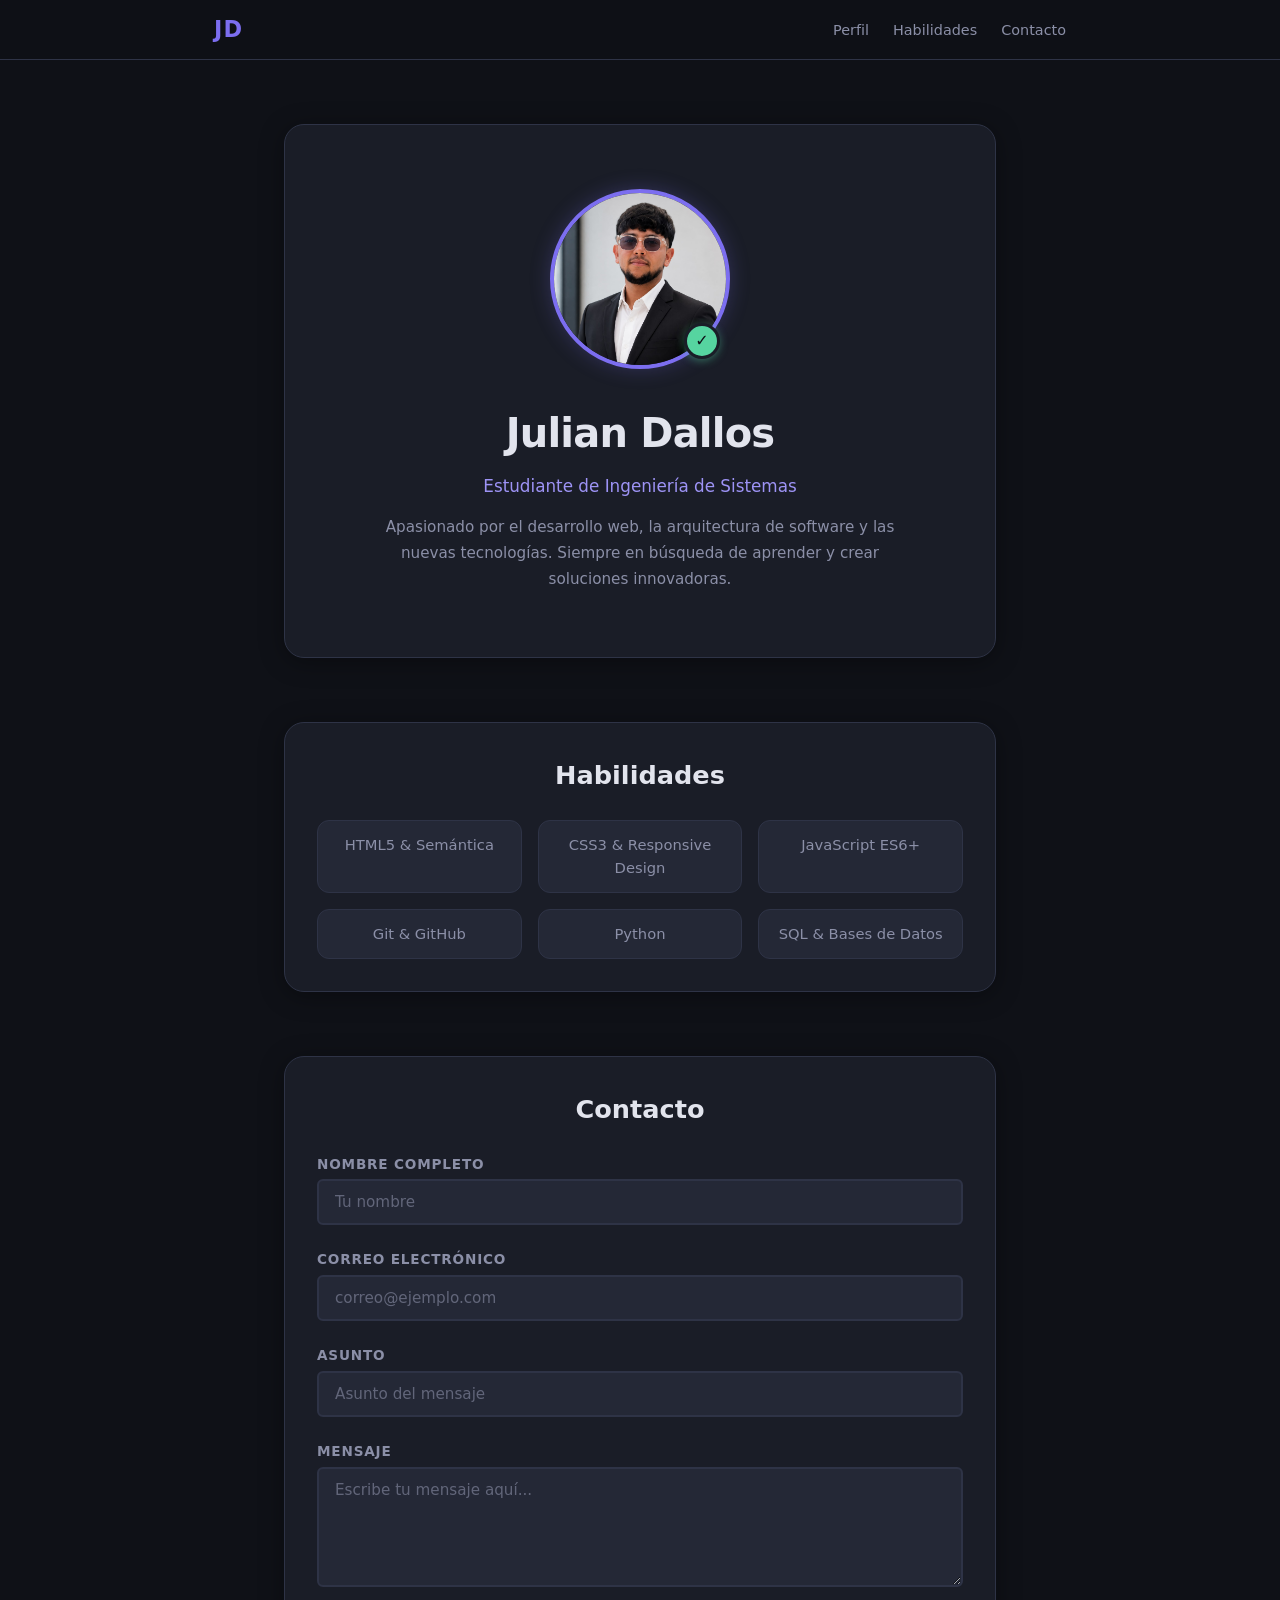
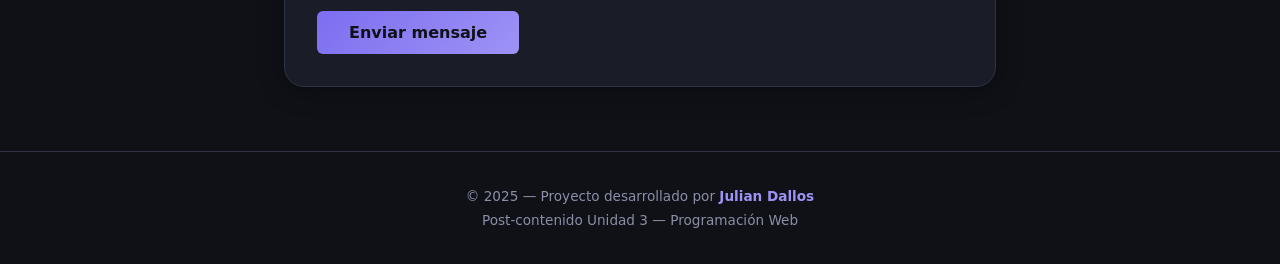
<file: parte-1-perfil-css3/index.html>
<!DOCTYPE html>
<html lang="es">
<head>
  <meta charset="UTF-8">
  <meta name="viewport" content="width=device-width, initial-scale=1.0">
  <meta name="description" content="Página de perfil personal con CSS3 — Laboratorio Post-contenido U3">
  <title>Perfil Personal — Julian Dallos</title>
  <link rel="stylesheet" href="css/estilos.css">
</head>
<body>

  <!-- ===== HEADER FIJO ===== -->
  <header class="site-header" id="site-header">
    <nav class="site-header__nav">
      <a href="#perfil" class="site-header__logo">JD</a>
      <ul class="site-header__menu">
        <li><a href="#perfil">Perfil</a></li>
        <li><a href="#habilidades">Habilidades</a></li>
        <li><a href="#contacto">Contacto</a></li>
      </ul>
    </nav>
  </header>

  <!-- ===== CONTENIDO PRINCIPAL ===== -->
  <main class="main-content" id="main-content">

    <!-- —— Sección Perfil —— -->
    <section class="profile-card" id="perfil" aria-labelledby="profile-name">

      <!-- Avatar con badge -->
      <div class="avatar-wrapper">
        <img src="img/perfil.jpg" alt="Foto de perfil de Julian Dallos" class="avatar-wrapper__img" width="180" height="180">
        <span class="badge" aria-label="Disponible">✓</span>
      </div>

      <h1 class="profile-card__name" id="profile-name">Julian Dallos</h1>
      <p class="profile-card__role">Estudiante de Ingeniería de Sistemas</p>
      <p class="profile-card__bio">
        Apasionado por el desarrollo web, la arquitectura de software y las nuevas tecnologías.
        Siempre en búsqueda de aprender y crear soluciones innovadoras.
      </p>
    </section>

    <!-- —— Sección Habilidades —— -->
    <section class="skills" id="habilidades" aria-labelledby="skills-title">
      <h2 class="skills__title" id="skills-title">Habilidades</h2>
      <ul class="skills__list">
        <li class="skills__item">HTML5 &amp; Semántica</li>
        <li class="skills__item">CSS3 &amp; Responsive Design</li>
        <li class="skills__item">JavaScript ES6+</li>
        <li class="skills__item">Git &amp; GitHub</li>
        <li class="skills__item">Python</li>
        <li class="skills__item">SQL &amp; Bases de Datos</li>
      </ul>
    </section>

    <!-- —— Sección Formulario de Contacto —— -->
    <section class="contact" id="contacto" aria-labelledby="contact-title">
      <h2 class="contact__title" id="contact-title">Contacto</h2>

      <form class="contact-form" id="contact-form" action="#" method="post" novalidate>

        <div class="contact-form__group">
          <label for="name" class="contact-form__label">Nombre completo</label>
          <input
            type="text"
            id="name"
            name="name"
            class="contact-form__input"
            placeholder="Tu nombre"
            required
            minlength="3"
            autocomplete="name"
          >
        </div>

        <div class="contact-form__group">
          <label for="email" class="contact-form__label">Correo electrónico</label>
          <input
            type="email"
            id="email"
            name="email"
            class="contact-form__input"
            placeholder="correo@ejemplo.com"
            required
            autocomplete="email"
          >
        </div>

        <div class="contact-form__group">
          <label for="subject" class="contact-form__label">Asunto</label>
          <input
            type="text"
            id="subject"
            name="subject"
            class="contact-form__input"
            placeholder="Asunto del mensaje"
            required
            minlength="3"
          >
        </div>

        <div class="contact-form__group">
          <label for="message" class="contact-form__label">Mensaje</label>
          <textarea
            id="message"
            name="message"
            class="contact-form__input contact-form__textarea"
            placeholder="Escribe tu mensaje aquí..."
            required
            minlength="10"
            rows="5"
          ></textarea>
        </div>

        <button type="submit" class="contact-form__submit" id="submit-btn">Enviar mensaje</button>
      </form>
    </section>

  </main>

  <!-- ===== FOOTER ===== -->
  <footer class="site-footer" id="site-footer">
    <p>&copy; 2025 — Proyecto desarrollado por <strong>Julian Dallos</strong></p>
    <p>Post-contenido Unidad 3 — Programación Web</p>
  </footer>

</body>
</html>
</file>
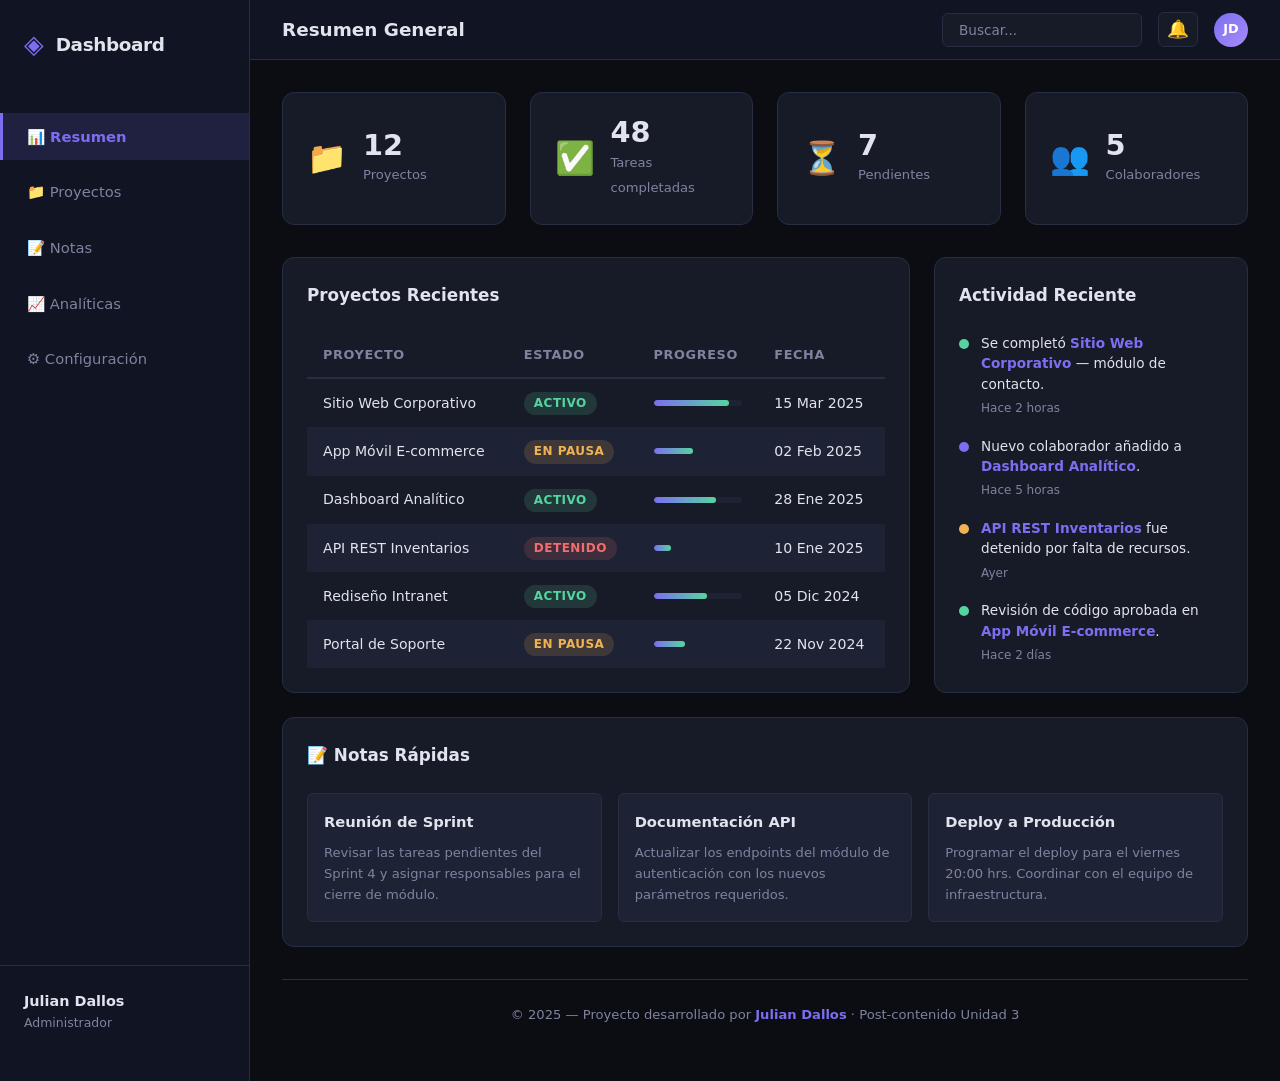
<file: parte-2-dashboard-grid/index.html>
<!DOCTYPE html>
<html lang="es">
<head>
  <meta charset="UTF-8">
  <meta name="viewport" content="width=device-width, initial-scale=1.0">
  <meta name="description" content="Dashboard responsivo con CSS Grid y Flexbox — Laboratorio Post-contenido U3">
  <title>Dashboard — Julian Dallos</title>
  <link rel="stylesheet" href="css/dashboard.css">
</head>
<body>

  <!-- ===== LAYOUT PRINCIPAL DEL DASHBOARD ===== -->
  <div class="app-layout" id="app-layout">

    <!-- —— Sidebar —— -->
    <aside class="sidebar" id="sidebar">
      <div class="sidebar__brand">
        <span class="sidebar__logo">◈</span>
        <span class="sidebar__brand-name">Dashboard</span>
      </div>

      <nav class="sidebar__nav" aria-label="Navegación principal">
        <ul class="sidebar__menu">
          <li><a href="#" class="sidebar__link sidebar__link--active" aria-current="page">📊 Resumen</a></li>
          <li><a href="#" class="sidebar__link">📁 Proyectos</a></li>
          <li><a href="#" class="sidebar__link">📝 Notas</a></li>
          <li><a href="#" class="sidebar__link">📈 Analíticas</a></li>
          <li><a href="#" class="sidebar__link">⚙️ Configuración</a></li>
        </ul>
      </nav>

      <div class="sidebar__footer">
        <p class="sidebar__user">Julian Dallos</p>
        <p class="sidebar__role">Administrador</p>
      </div>
    </aside>

    <!-- —— Topbar —— -->
    <header class="topbar" id="topbar">
      <h1 class="topbar__title">Resumen General</h1>
      <div class="topbar__actions">
        <input type="search" class="topbar__search" placeholder="Buscar..." aria-label="Buscar" id="search-input">
        <button class="topbar__btn" id="notifications-btn" aria-label="Notificaciones">🔔</button>
        <div class="topbar__avatar" aria-label="Perfil de usuario">JD</div>
      </div>
    </header>

    <!-- —— Main —— -->
    <main class="main" id="main-content">

      <!-- Stats Row -->
      <section class="stats-row" id="stats-row" aria-label="Estadísticas rápidas">
        <article class="stat-card" id="stat-projects">
          <span class="stat-card__icon">📁</span>
          <div class="stat-card__info">
            <span class="stat-card__value">12</span>
            <span class="stat-card__label">Proyectos</span>
          </div>
        </article>

        <article class="stat-card" id="stat-tasks">
          <span class="stat-card__icon">✅</span>
          <div class="stat-card__info">
            <span class="stat-card__value">48</span>
            <span class="stat-card__label">Tareas completadas</span>
          </div>
        </article>

        <article class="stat-card" id="stat-pending">
          <span class="stat-card__icon">⏳</span>
          <div class="stat-card__info">
            <span class="stat-card__value">7</span>
            <span class="stat-card__label">Pendientes</span>
          </div>
        </article>

        <article class="stat-card" id="stat-team">
          <span class="stat-card__icon">👥</span>
          <div class="stat-card__info">
            <span class="stat-card__value">5</span>
            <span class="stat-card__label">Colaboradores</span>
          </div>
        </article>
      </section>

      <!-- Content Row -->
      <section class="content-row" id="content-row">

        <!-- Tabla de Proyectos -->
        <div class="card card--projects" id="card-projects">
          <h2 class="card__title">Proyectos Recientes</h2>
          <div class="card__table-wrapper">
            <table class="projects-table" id="projects-table">
              <thead>
                <tr>
                  <th>Proyecto</th>
                  <th>Estado</th>
                  <th>Progreso</th>
                  <th>Fecha</th>
                </tr>
              </thead>
              <tbody>
                <tr>
                  <td>Sitio Web Corporativo</td>
                  <td><span class="badge badge--success">Activo</span></td>
                  <td>
                    <div class="progress-bar"><div class="progress-bar__fill" style="width: 85%"></div></div>
                  </td>
                  <td>15 Mar 2025</td>
                </tr>
                <tr>
                  <td>App Móvil E-commerce</td>
                  <td><span class="badge badge--warning">En pausa</span></td>
                  <td>
                    <div class="progress-bar"><div class="progress-bar__fill" style="width: 45%"></div></div>
                  </td>
                  <td>02 Feb 2025</td>
                </tr>
                <tr>
                  <td>Dashboard Analítico</td>
                  <td><span class="badge badge--success">Activo</span></td>
                  <td>
                    <div class="progress-bar"><div class="progress-bar__fill" style="width: 70%"></div></div>
                  </td>
                  <td>28 Ene 2025</td>
                </tr>
                <tr>
                  <td>API REST Inventarios</td>
                  <td><span class="badge badge--danger">Detenido</span></td>
                  <td>
                    <div class="progress-bar"><div class="progress-bar__fill" style="width: 20%"></div></div>
                  </td>
                  <td>10 Ene 2025</td>
                </tr>
                <tr>
                  <td>Rediseño Intranet</td>
                  <td><span class="badge badge--success">Activo</span></td>
                  <td>
                    <div class="progress-bar"><div class="progress-bar__fill" style="width: 60%"></div></div>
                  </td>
                  <td>05 Dic 2024</td>
                </tr>
                <tr>
                  <td>Portal de Soporte</td>
                  <td><span class="badge badge--warning">En pausa</span></td>
                  <td>
                    <div class="progress-bar"><div class="progress-bar__fill" style="width: 35%"></div></div>
                  </td>
                  <td>22 Nov 2024</td>
                </tr>
              </tbody>
            </table>
          </div>
        </div>

        <!-- Panel Lateral -->
        <div class="card card--activity" id="card-activity">
          <h2 class="card__title">Actividad Reciente</h2>
          <ul class="activity-list">
            <li class="activity-list__item">
              <span class="activity-list__dot activity-list__dot--green"></span>
              <div>
                <p class="activity-list__text">Se completó <strong>Sitio Web Corporativo</strong> — módulo de contacto.</p>
                <time class="activity-list__time">Hace 2 horas</time>
              </div>
            </li>
            <li class="activity-list__item">
              <span class="activity-list__dot activity-list__dot--blue"></span>
              <div>
                <p class="activity-list__text">Nuevo colaborador añadido a <strong>Dashboard Analítico</strong>.</p>
                <time class="activity-list__time">Hace 5 horas</time>
              </div>
            </li>
            <li class="activity-list__item">
              <span class="activity-list__dot activity-list__dot--orange"></span>
              <div>
                <p class="activity-list__text"><strong>API REST Inventarios</strong> fue detenido por falta de recursos.</p>
                <time class="activity-list__time">Ayer</time>
              </div>
            </li>
            <li class="activity-list__item">
              <span class="activity-list__dot activity-list__dot--green"></span>
              <div>
                <p class="activity-list__text">Revisión de código aprobada en <strong>App Móvil E-commerce</strong>.</p>
                <time class="activity-list__time">Hace 2 días</time>
              </div>
            </li>
          </ul>
        </div>

        <!-- Notas (colocación explícita grid-column: 1 / -1) -->
        <div class="card card--notes" id="card-notes">
          <h2 class="card__title">📝 Notas Rápidas</h2>
          <div class="notes-grid">
            <div class="note" id="note-1">
              <h3 class="note__title">Reunión de Sprint</h3>
              <p class="note__text">Revisar las tareas pendientes del Sprint 4 y asignar responsables para el cierre de módulo.</p>
            </div>
            <div class="note" id="note-2">
              <h3 class="note__title">Documentación API</h3>
              <p class="note__text">Actualizar los endpoints del módulo de autenticación con los nuevos parámetros requeridos.</p>
            </div>
            <div class="note" id="note-3">
              <h3 class="note__title">Deploy a Producción</h3>
              <p class="note__text">Programar el deploy para el viernes 20:00 hrs. Coordinar con el equipo de infraestructura.</p>
            </div>
          </div>
        </div>

      </section>

      <!-- Footer -->
      <footer class="dashboard-footer" id="dashboard-footer">
        <p>&copy; 2025 — Proyecto desarrollado por <strong>Julian Dallos</strong> · Post-contenido Unidad 3</p>
      </footer>

    </main>

  </div>

</body>
</html>
</file>
<file: parte-1-perfil-css3/css/estilos.css>
/* ==========================================================
   estilos.css — Parte 1: Página de Perfil Personal con CSS3
   Autores: Julian Dallos
   ========================================================== */

/* ——————————————————————————————————————————————————
   0. RESET & BOX-SIZING
   —————————————————————————————————————————————————— */
*,
*::before,
*::after {
  margin: 0;
  padding: 0;
  box-sizing: border-box;
}

/* ——————————————————————————————————————————————————
   1. CUSTOM PROPERTIES — Escala de espaciado y tokens
   —————————————————————————————————————————————————— */
:root {
  /* Escala de espaciado (basada en factor ×1.5) */
  --space-3xs: 0.25rem;   /*  4px */
  --space-2xs: 0.375rem;  /*  6px */
  --space-xs:  0.5rem;     /*  8px */
  --space-sm:  0.75rem;    /* 12px */
  --space-md:  1rem;       /* 16px */
  --space-lg:  1.5rem;     /* 24px */
  --space-xl:  2rem;       /* 32px */
  --space-2xl: 3rem;       /* 48px */
  --space-3xl: 4rem;       /* 64px */

  /* Paleta de colores */
  --clr-bg:          #0f1117;
  --clr-surface:     #1a1d27;
  --clr-surface-alt: #242836;
  --clr-border:      #2e3346;
  --clr-text:        #e2e4ed;
  --clr-text-muted:  #8b8fa7;
  --clr-primary:     #7c6ef0;
  --clr-primary-light:#9d93f5;
  --clr-accent:      #56d4a0;
  --clr-danger:      #f06e6e;
  --clr-danger-soft:  rgba(240, 110, 110, 0.15);
  --clr-focus-ring:   rgba(124, 110, 240, 0.45);

  /* Tipografía */
  --ff-sans: 'Segoe UI', system-ui, -apple-system, sans-serif;
  --ff-mono: 'Cascadia Code', 'Fira Code', monospace;

  /* Radios */
  --radius-sm:  6px;
  --radius-md:  12px;
  --radius-lg:  20px;
  --radius-full: 50%;

  /* Sombra */
  --shadow-card: 0 4px 24px rgba(0, 0, 0, 0.35);
  --shadow-glow: 0 0 20px rgba(124, 110, 240, 0.25);

  /* Transición */
  --transition: 0.3s ease;

  /* Header height */
  --header-h: 60px;
}

/* ——————————————————————————————————————————————————
   2. BASE
   —————————————————————————————————————————————————— */
html {
  scroll-behavior: smooth;
  scroll-padding-top: calc(var(--header-h) + var(--space-lg));
}

body {
  font-family: var(--ff-sans);
  background-color: var(--clr-bg);
  color: var(--clr-text);
  line-height: 1.6;
  min-height: 100vh;
}

img {
  max-width: 100%;
  height: auto;
  display: block;
}

a {
  color: var(--clr-primary-light);
  text-decoration: none;
  transition: color var(--transition);
}

a:hover {
  color: var(--clr-accent);
}

/* ——————————————————————————————————————————————————
   3. HEADER FIJO — position: fixed
   —————————————————————————————————————————————————— */
.site-header {
  position: fixed;
  top: 0;
  left: 0;
  width: 100%;
  height: var(--header-h);
  background: rgba(15, 17, 23, 0.85);
  backdrop-filter: blur(12px);
  -webkit-backdrop-filter: blur(12px);
  border-bottom: 1px solid var(--clr-border);
  z-index: 1000;
  display: flex;
  align-items: center;
}

.site-header__nav {
  width: 100%;
  max-width: 900px;
  margin: 0 auto;
  padding: 0 var(--space-lg);
  display: flex;
  justify-content: space-between;
  align-items: center;
}

.site-header__logo {
  font-size: 1.4rem;
  font-weight: 700;
  color: var(--clr-primary);
  letter-spacing: 0.05em;
}

.site-header__logo:hover {
  color: var(--clr-accent);
}

.site-header__menu {
  list-style: none;
  display: flex;
  gap: var(--space-lg);
}

.site-header__menu a {
  color: var(--clr-text-muted);
  font-size: 0.9rem;
  font-weight: 500;
  transition: color var(--transition);
}

.site-header__menu a:hover {
  color: var(--clr-text);
}

/* ——————————————————————————————————————————————————
   4. CONTENIDO PRINCIPAL
   —————————————————————————————————————————————————— */
.main-content {
  max-width: 760px;
  margin: 0 auto;
  padding: calc(var(--header-h) + var(--space-3xl)) var(--space-lg) var(--space-3xl);
  display: flex;
  flex-direction: column;
  gap: var(--space-3xl);
}

/* ——————————————————————————————————————————————————
   5. TARJETA DE PERFIL
   —————————————————————————————————————————————————— */
.profile-card {
  text-align: center;
  background: var(--clr-surface);
  border: 1px solid var(--clr-border);
  border-radius: var(--radius-lg);
  padding: var(--space-3xl) var(--space-xl);
  box-shadow: var(--shadow-card);
}

/*
 * JUSTIFICACIÓN — position: relative en .avatar-wrapper
 * ---------------------------------------------------------------------------
 * Se usa "position: relative" en .avatar-wrapper para establecer un contexto
 * de posicionamiento (containing block) para el badge (.badge) que se posiciona
 * con "position: absolute". De este modo el badge se ubica en la esquina
 * inferior-derecha del avatar de forma precisa, sin depender del flujo normal
 * del documento ni de coordenadas relativas al viewport. Esto mantiene la
 * relación espacial entre avatar y badge intacta ante cualquier cambio de
 * layout o tamaño de pantalla.
 * ---------------------------------------------------------------------------
 */
.avatar-wrapper {
  position: relative;
  display: inline-block;
  margin-bottom: var(--space-lg);
}

.avatar-wrapper__img {
  width: 180px;
  height: 180px;
  border-radius: var(--radius-full);
  object-fit: cover;
  border: 4px solid var(--clr-primary);
  box-shadow: var(--shadow-glow);
  transition: transform var(--transition), box-shadow var(--transition);
}

.avatar-wrapper__img:hover {
  transform: scale(1.05);
  box-shadow: 0 0 30px rgba(124, 110, 240, 0.45);
}

.badge {
  position: absolute;
  bottom: 10px;
  right: 10px;
  width: 36px;
  height: 36px;
  background: var(--clr-accent);
  color: var(--clr-bg);
  font-size: 1rem;
  font-weight: 700;
  border-radius: var(--radius-full);
  border: 3px solid var(--clr-surface);
  display: flex;
  align-items: center;
  justify-content: center;
  box-shadow: 0 2px 8px rgba(86, 212, 160, 0.4);
}

/*
 * JUSTIFICACIÓN — clamp() para tipografía fluida
 * ---------------------------------------------------------------------------
 * Se usa clamp(1.6rem, 4vw, 2.5rem) para que el nombre del perfil escale de
 * forma continua y fluida entre un mínimo de 1.6rem y un máximo de 2.5rem,
 * usando 4vw como valor preferido. Esto evita saltos bruscos entre breakpoints
 * (como ocurriría con media queries discretas) y garantiza una lectura cómoda
 * tanto en pantallas pequeñas (donde el texto no se desborda) como en
 * pantallas grandes (donde no crece de manera desproporcionada). Es una sola
 * declaración que reemplaza múltiples reglas de font-size en media queries.
 * ---------------------------------------------------------------------------
 */
.profile-card__name {
  font-size: clamp(1.6rem, 4vw, 2.5rem);
  font-weight: 700;
  color: var(--clr-text);
  margin-bottom: var(--space-xs);
  letter-spacing: -0.02em;
}

.profile-card__role {
  font-size: 1.05rem;
  color: var(--clr-primary-light);
  font-weight: 500;
  margin-bottom: var(--space-md);
}

.profile-card__bio {
  font-size: 0.95rem;
  color: var(--clr-text-muted);
  max-width: 540px;
  margin: 0 auto;
  line-height: 1.7;
}

/* ——————————————————————————————————————————————————
   6. SECCIÓN HABILIDADES — Combinador hijo directo >
   —————————————————————————————————————————————————— */
.skills {
  background: var(--clr-surface);
  border: 1px solid var(--clr-border);
  border-radius: var(--radius-lg);
  padding: var(--space-xl);
  box-shadow: var(--shadow-card);
}

.skills__title {
  font-size: clamp(1.2rem, 3vw, 1.6rem);
  margin-bottom: var(--space-lg);
  color: var(--clr-text);
  text-align: center;
}

/*
 * JUSTIFICACIÓN — Combinador de hijo directo (>)
 * ---------------------------------------------------------------------------
 * Se usa el combinador ">" en ".skills__list > .skills__item" para aplicar los
 * estilos únicamente a los <li> que son hijos directos de .skills__list,
 * evitando que estilos se propaguen a listas anidadas o elementos internos.
 * Esto aporta mayor control de especificidad y previene efectos colaterales
 * si en el futuro se añaden sublistas dentro de las habilidades. El selector
 * es más preciso y autodocumentado que un selector descendiente genérico.
 * ---------------------------------------------------------------------------
 */
.skills__list {
  list-style: none;
  display: grid;
  grid-template-columns: repeat(auto-fill, minmax(200px, 1fr));
  gap: var(--space-md);
}

.skills__list > .skills__item {
  background: var(--clr-surface-alt);
  border: 1px solid var(--clr-border);
  border-radius: var(--radius-md);
  padding: var(--space-sm) var(--space-md);
  font-size: 0.92rem;
  color: var(--clr-text-muted);
  transition: background var(--transition), color var(--transition),
              border-color var(--transition), transform var(--transition);
  text-align: center;
}

.skills__list > .skills__item:hover {
  background: var(--clr-primary);
  color: var(--clr-text);
  border-color: var(--clr-primary);
  transform: translateY(-2px);
}

/* ——————————————————————————————————————————————————
   7. FORMULARIO DE CONTACTO
   —————————————————————————————————————————————————— */
.contact {
  background: var(--clr-surface);
  border: 1px solid var(--clr-border);
  border-radius: var(--radius-lg);
  padding: var(--space-xl);
  box-shadow: var(--shadow-card);
}

.contact__title {
  font-size: clamp(1.2rem, 3vw, 1.6rem);
  margin-bottom: var(--space-lg);
  color: var(--clr-text);
  text-align: center;
}

.contact-form {
  display: flex;
  flex-direction: column;
  gap: var(--space-lg);
}

.contact-form__group {
  display: flex;
  flex-direction: column;
  gap: var(--space-3xs);
}

.contact-form__label {
  font-size: 0.85rem;
  font-weight: 600;
  color: var(--clr-text-muted);
  text-transform: uppercase;
  letter-spacing: 0.06em;
}

.contact-form__input {
  font-family: var(--ff-sans);
  font-size: 0.95rem;
  color: var(--clr-text);
  background: var(--clr-surface-alt);
  border: 2px solid var(--clr-border);
  border-radius: var(--radius-sm);
  padding: var(--space-sm) var(--space-md);
  transition: border-color var(--transition), box-shadow var(--transition);
}

.contact-form__input::placeholder {
  color: var(--clr-text-muted);
  opacity: 0.6;
}

/* ---- Focus accesible ---- */
.contact-form__input:focus {
  outline: none;
  border-color: var(--clr-primary);
  box-shadow: 0 0 0 3px var(--clr-focus-ring);
}

/*
 * VALIDACIÓN — Estrategia A: input:invalid:not(:placeholder-shown)
 * ---------------------------------------------------------------------------
 * Se eligió la Estrategia A porque muestra el borde rojo de error SOLO cuando
 * el usuario ya escribió algo (el placeholder deja de mostrarse) y el valor
 * no pasa la validación nativa del campo. Esto evita que los campos aparezcan
 * en rojo al cargar la página (cuando están vacíos pero son :invalid por el
 * atributo required), mejorando la experiencia de usuario.
 *
 * NO se usa !important porque la especificidad del selector compuesto
 * (pseudo-clase + pseudo-clase + pseudo-clase = 0-3-1) ya supera al selector
 * base del input (0-1-0). Además, !important rompe la cascada natural y
 * dificulta la sobrescritura futura de estilos. Sin !important, el :focus
 * sigue prevaleciendo cuando se combina correctamente.
 * ---------------------------------------------------------------------------
 */
.contact-form__input:invalid:not(:placeholder-shown) {
  border-color: var(--clr-danger);
  box-shadow: 0 0 0 3px var(--clr-danger-soft);
}

/* Cuando el campo inválido recibe foco, volvemos al anillo de foco primario
   para no confundir al usuario mientras edita. */
.contact-form__input:focus:invalid:not(:placeholder-shown) {
  border-color: var(--clr-primary);
  box-shadow: 0 0 0 3px var(--clr-focus-ring);
}

.contact-form__textarea {
  resize: vertical;
  min-height: 120px;
}

.contact-form__submit {
  font-family: var(--ff-sans);
  font-size: 1rem;
  font-weight: 600;
  color: var(--clr-bg);
  background: linear-gradient(135deg, var(--clr-primary), var(--clr-primary-light));
  border: none;
  border-radius: var(--radius-sm);
  padding: var(--space-sm) var(--space-xl);
  cursor: pointer;
  transition: transform var(--transition), box-shadow var(--transition), opacity var(--transition);
  align-self: flex-start;
}

.contact-form__submit:hover {
  transform: translateY(-2px);
  box-shadow: 0 6px 20px rgba(124, 110, 240, 0.4);
}

.contact-form__submit:active {
  transform: translateY(0);
}

/* ——————————————————————————————————————————————————
   8. FOOTER
   —————————————————————————————————————————————————— */
.site-footer {
  text-align: center;
  padding: var(--space-xl) var(--space-lg);
  border-top: 1px solid var(--clr-border);
  color: var(--clr-text-muted);
  font-size: 0.85rem;
  line-height: 1.8;
}

.site-footer strong {
  color: var(--clr-primary-light);
}

/* ——————————————————————————————————————————————————
   9. RESPONSIVE
   —————————————————————————————————————————————————— */
@media (max-width: 600px) {
  .site-header__menu {
    gap: var(--space-md);
  }

  .main-content {
    padding-left: var(--space-md);
    padding-right: var(--space-md);
  }

  .avatar-wrapper__img {
    width: 140px;
    height: 140px;
  }

  .contact-form__submit {
    align-self: stretch;
  }
}
</file>
<file: parte-2-dashboard-grid/css/dashboard.css>
/* ==========================================================
   dashboard.css — Parte 2: Dashboard Responsivo con Grid & Flexbox
   Autores: Julian Dallos
   ========================================================== */

/* ——————————————————————————————————————————————————
   0. RESET & BOX-SIZING
   —————————————————————————————————————————————————— */
*,
*::before,
*::after {
  margin: 0;
  padding: 0;
  box-sizing: border-box;
}

/* ——————————————————————————————————————————————————
   1. CUSTOM PROPERTIES
   —————————————————————————————————————————————————— */
:root {
  /* Colores */
  --clr-bg:           #0b0d13;
  --clr-sidebar:      #111422;
  --clr-surface:      #171b28;
  --clr-surface-alt:  #1e2235;
  --clr-border:       #272d42;
  --clr-text:         #e1e3ed;
  --clr-text-muted:   #7e83a0;
  --clr-primary:      #7c6ef0;
  --clr-primary-soft: rgba(124, 110, 240, 0.15);
  --clr-accent:       #56d4a0;
  --clr-warning:      #f0b254;
  --clr-danger:       #f06e6e;
  --clr-success:      #56d4a0;

  /* Espaciado */
  --space-xs:  0.5rem;
  --space-sm:  0.75rem;
  --space-md:  1rem;
  --space-lg:  1.5rem;
  --space-xl:  2rem;
  --space-2xl: 3rem;

  /* Tipografía */
  --ff-sans: 'Segoe UI', system-ui, -apple-system, sans-serif;

  /* Radios */
  --radius-sm:  6px;
  --radius-md:  12px;
  --radius-lg:  16px;

  /* Transición */
  --transition: 0.25s ease;

  /* Layout */
  --sidebar-w: 250px;
  --topbar-h:  60px;
}

/* ——————————————————————————————————————————————————
   2. BASE
   —————————————————————————————————————————————————— */
html {
  scroll-behavior: smooth;
}

body {
  font-family: var(--ff-sans);
  background: var(--clr-bg);
  color: var(--clr-text);
  line-height: 1.6;
  min-height: 100vh;
}

a {
  color: inherit;
  text-decoration: none;
}

ul {
  list-style: none;
}

/* ——————————————————————————————————————————————————
   3. APP LAYOUT — CSS Grid con grid-template-areas
   —————————————————————————————————————————————————— */
.app-layout {
  display: grid;
  grid-template-columns: var(--sidebar-w) 1fr;
  grid-template-rows: var(--topbar-h) 1fr;
  grid-template-areas:
    "sidebar topbar"
    "sidebar main";
  min-height: 100vh;
}

/* ——————————————————————————————————————————————————
   4. SIDEBAR — Flexbox column
   —————————————————————————————————————————————————— */
.sidebar {
  grid-area: sidebar;
  background: var(--clr-sidebar);
  border-right: 1px solid var(--clr-border);
  display: flex;
  flex-direction: column;
  padding: var(--space-lg) 0;
  overflow-y: auto;
}

.sidebar__brand {
  display: flex;
  align-items: center;
  gap: var(--space-sm);
  padding: 0 var(--space-lg);
  margin-bottom: var(--space-2xl);
}

.sidebar__logo {
  font-size: 1.6rem;
  color: var(--clr-primary);
}

.sidebar__brand-name {
  font-size: 1.15rem;
  font-weight: 700;
  color: var(--clr-text);
  letter-spacing: -0.02em;
}

.sidebar__nav {
  flex: 1;
}

.sidebar__menu {
  display: flex;
  flex-direction: column;
  gap: var(--space-xs);
}

.sidebar__link {
  display: block;
  padding: var(--space-sm) var(--space-lg);
  font-size: 0.92rem;
  color: var(--clr-text-muted);
  border-left: 3px solid transparent;
  transition: all var(--transition);
}

.sidebar__link:hover {
  color: var(--clr-text);
  background: var(--clr-surface);
  border-left-color: var(--clr-primary);
}

.sidebar__link--active {
  color: var(--clr-primary);
  background: var(--clr-primary-soft);
  border-left-color: var(--clr-primary);
  font-weight: 600;
}

.sidebar__footer {
  padding: var(--space-lg);
  border-top: 1px solid var(--clr-border);
  margin-top: var(--space-lg);
}

.sidebar__user {
  font-size: 0.9rem;
  font-weight: 600;
  color: var(--clr-text);
}

.sidebar__role {
  font-size: 0.78rem;
  color: var(--clr-text-muted);
}

/* ——————————————————————————————————————————————————
   5. TOPBAR — Flexbox space-between
   —————————————————————————————————————————————————— */
.topbar {
  grid-area: topbar;
  background: var(--clr-sidebar);
  border-bottom: 1px solid var(--clr-border);
  display: flex;
  justify-content: space-between;
  align-items: center;
  padding: 0 var(--space-xl);
}

.topbar__title {
  font-size: 1.15rem;
  font-weight: 600;
  color: var(--clr-text);
}

.topbar__actions {
  display: flex;
  align-items: center;
  gap: var(--space-md);
}

.topbar__search {
  font-family: var(--ff-sans);
  font-size: 0.85rem;
  color: var(--clr-text);
  background: var(--clr-surface);
  border: 1px solid var(--clr-border);
  border-radius: var(--radius-sm);
  padding: var(--space-xs) var(--space-md);
  width: 200px;
  transition: border-color var(--transition), box-shadow var(--transition);
}

.topbar__search::placeholder {
  color: var(--clr-text-muted);
}

.topbar__search:focus {
  outline: none;
  border-color: var(--clr-primary);
  box-shadow: 0 0 0 3px rgba(124, 110, 240, 0.25);
}

.topbar__btn {
  background: var(--clr-surface);
  border: 1px solid var(--clr-border);
  border-radius: var(--radius-sm);
  padding: var(--space-xs);
  cursor: pointer;
  font-size: 1.1rem;
  line-height: 1;
  transition: background var(--transition);
}

.topbar__btn:hover {
  background: var(--clr-surface-alt);
}

.topbar__avatar {
  width: 34px;
  height: 34px;
  background: linear-gradient(135deg, var(--clr-primary), #a78bfa);
  border-radius: 50%;
  display: flex;
  align-items: center;
  justify-content: center;
  font-size: 0.8rem;
  font-weight: 700;
  color: #fff;
}

/* ——————————————————————————————————————————————————
   6. MAIN
   —————————————————————————————————————————————————— */
.main {
  grid-area: main;
  padding: var(--space-xl);
  overflow-y: auto;
  display: flex;
  flex-direction: column;
  gap: var(--space-xl);
}

/* ——————————————————————————————————————————————————
   7. STATS ROW — Grid responsivo con auto-fill
   —————————————————————————————————————————————————— */
.stats-row {
  display: grid;
  grid-template-columns: repeat(auto-fill, minmax(200px, 1fr));
  gap: var(--space-lg);
}

.stat-card {
  background: var(--clr-surface);
  border: 1px solid var(--clr-border);
  border-radius: var(--radius-md);
  padding: var(--space-lg);
  display: flex;
  align-items: center;
  gap: var(--space-md);
  transition: transform var(--transition), box-shadow var(--transition);
}

.stat-card:hover {
  transform: translateY(-3px);
  box-shadow: 0 6px 24px rgba(0, 0, 0, 0.3);
}

.stat-card__icon {
  font-size: 2rem;
  line-height: 1;
}

.stat-card__value {
  display: block;
  font-size: 1.8rem;
  font-weight: 700;
  color: var(--clr-text);
  line-height: 1.1;
}

.stat-card__label {
  font-size: 0.82rem;
  color: var(--clr-text-muted);
}

/* ——————————————————————————————————————————————————
   8. CONTENT ROW — Grid 2fr 1fr
   —————————————————————————————————————————————————— */
.content-row {
  display: grid;
  grid-template-columns: 2fr 1fr;
  gap: var(--space-lg);
}

/* ——————————————————————————————————————————————————
   9. CARDS
   —————————————————————————————————————————————————— */
.card {
  background: var(--clr-surface);
  border: 1px solid var(--clr-border);
  border-radius: var(--radius-md);
  padding: var(--space-lg);
}

.card__title {
  font-size: 1.05rem;
  font-weight: 600;
  margin-bottom: var(--space-lg);
  color: var(--clr-text);
}

/*
 * COLOCACIÓN EXPLÍCITA — card--notes con grid-column: 1 / -1
 * ---------------------------------------------------------------------------
 * La tarjeta de notas ocupa el ancho completo del content-row (ambas columnas)
 * usando grid-column: 1 / -1. Esto permite que las notas se presenten como
 * una fila de tarjetas a lo ancho completo del área de contenido, sin
 * necesidad de crear otra sección de grid aparte.
 * ---------------------------------------------------------------------------
 */
.card--notes {
  grid-column: 1 / -1;
}

.notes-grid {
  display: grid;
  grid-template-columns: repeat(auto-fill, minmax(220px, 1fr));
  gap: var(--space-md);
}

.note {
  background: var(--clr-surface-alt);
  border: 1px solid var(--clr-border);
  border-radius: var(--radius-sm);
  padding: var(--space-md);
  transition: transform var(--transition), border-color var(--transition);
}

.note:hover {
  transform: translateY(-2px);
  border-color: var(--clr-primary);
}

.note__title {
  font-size: 0.92rem;
  font-weight: 600;
  margin-bottom: var(--space-xs);
  color: var(--clr-text);
}

.note__text {
  font-size: 0.82rem;
  color: var(--clr-text-muted);
  line-height: 1.6;
}

/* ——————————————————————————————————————————————————
   10. TABLA DE PROYECTOS — Franjas zebra
   —————————————————————————————————————————————————— */
.card__table-wrapper {
  overflow-x: auto;
}

.projects-table {
  width: 100%;
  border-collapse: collapse;
  font-size: 0.88rem;
}

.projects-table thead {
  border-bottom: 2px solid var(--clr-border);
}

.projects-table th {
  text-align: left;
  padding: var(--space-sm) var(--space-md);
  color: var(--clr-text-muted);
  font-weight: 600;
  font-size: 0.8rem;
  text-transform: uppercase;
  letter-spacing: 0.05em;
}

.projects-table td {
  padding: var(--space-sm) var(--space-md);
  color: var(--clr-text);
  vertical-align: middle;
}

/* Franjas zebra: filas pares del tbody */
.projects-table tbody tr:nth-child(even) {
  background: var(--clr-surface-alt);
}

/* Hover en filas — prevalece sobre el zebra porque viene después en la cascada */
.projects-table tbody tr:hover {
  background: rgba(124, 110, 240, 0.1);
}

/* Badges de estado */
.badge {
  display: inline-block;
  font-size: 0.75rem;
  font-weight: 600;
  padding: 2px 10px;
  border-radius: 20px;
  text-transform: uppercase;
  letter-spacing: 0.04em;
}

.badge--success {
  background: rgba(86, 212, 160, 0.15);
  color: var(--clr-success);
}

.badge--warning {
  background: rgba(240, 178, 84, 0.15);
  color: var(--clr-warning);
}

.badge--danger {
  background: rgba(240, 110, 110, 0.15);
  color: var(--clr-danger);
}

/* Barra de progreso */
.progress-bar {
  width: 100%;
  height: 6px;
  background: var(--clr-surface-alt);
  border-radius: 3px;
  overflow: hidden;
  min-width: 80px;
}

.progress-bar__fill {
  height: 100%;
  background: linear-gradient(90deg, var(--clr-primary), var(--clr-accent));
  border-radius: 3px;
  transition: width 0.5s ease;
}

/* ——————————————————————————————————————————————————
   11. ACTIVIDAD RECIENTE
   —————————————————————————————————————————————————— */
.activity-list {
  display: flex;
  flex-direction: column;
  gap: var(--space-md);
}

.activity-list__item {
  display: flex;
  align-items: flex-start;
  gap: var(--space-sm);
}

.activity-list__dot {
  width: 10px;
  height: 10px;
  border-radius: 50%;
  margin-top: 6px;
  flex-shrink: 0;
}

.activity-list__dot--green  { background: var(--clr-success); }
.activity-list__dot--blue   { background: var(--clr-primary); }
.activity-list__dot--orange { background: var(--clr-warning); }

.activity-list__text {
  font-size: 0.85rem;
  color: var(--clr-text);
  line-height: 1.5;
}

.activity-list__text strong {
  color: var(--clr-primary);
}

.activity-list__time {
  font-size: 0.75rem;
  color: var(--clr-text-muted);
}

/* ——————————————————————————————————————————————————
   12. FOOTER DEL DASHBOARD
   —————————————————————————————————————————————————— */
.dashboard-footer {
  text-align: center;
  padding: var(--space-lg) 0;
  border-top: 1px solid var(--clr-border);
  color: var(--clr-text-muted);
  font-size: 0.82rem;
  margin-top: auto;
}

.dashboard-footer strong {
  color: var(--clr-primary);
}

/* ——————————————————————————————————————————————————
   13. RESPONSIVE — Estrategia Grid (breakpoint 768px)
   ——————————————————————————————————————————————————
 *
 * JUSTIFICACIÓN — Breakpoint 768px y Estrategia Grid
 * ---------------------------------------------------------------------------
 * Se usa 768px como breakpoint porque es el punto estándar donde los
 * dispositivos tablet en orientación vertical dejan de tener espacio
 * suficiente para mostrar un sidebar fijo junto al contenido principal.
 *
 * Se eligió la Estrategia Grid (redefinir grid-template-areas a una sola
 * columna) porque permite reorganizar completamente el layout del dashboard
 * sin duplicar HTML ni usar display:none/block de forma destructiva. Al
 * cambiar las áreas a "topbar" / "sidebar" / "main" y las columnas a 1fr,
 * el sidebar se apila debajo del topbar de forma natural, manteniendo toda
 * la estructura semántica intacta. Esto es más mantenible y escalable que
 * la alternativa de ocultar/mostrar elementos con Flexbox.
 * ---------------------------------------------------------------------------
 */
@media (max-width: 768px) {
  .app-layout {
    grid-template-columns: 1fr;
    grid-template-rows: var(--topbar-h) auto 1fr;
    grid-template-areas:
      "topbar"
      "sidebar"
      "main";
  }

  /* Sidebar horizontal en móvil */
  .sidebar {
    border-right: none;
    border-bottom: 1px solid var(--clr-border);
    padding: var(--space-md) var(--space-lg);
    flex-direction: row;
    align-items: center;
    gap: var(--space-lg);
    overflow-x: auto;
  }

  .sidebar__brand {
    margin-bottom: 0;
    flex-shrink: 0;
  }

  .sidebar__menu {
    flex-direction: row;
    gap: var(--space-xs);
    flex-shrink: 0;
  }

  .sidebar__link {
    border-left: none;
    border-bottom: 2px solid transparent;
    padding: var(--space-xs) var(--space-sm);
    white-space: nowrap;
    font-size: 0.82rem;
  }

  .sidebar__link:hover,
  .sidebar__link--active {
    border-left-color: transparent;
    border-bottom-color: var(--clr-primary);
  }

  .sidebar__footer {
    display: none;
  }

  /* Topbar */
  .topbar {
    padding: 0 var(--space-md);
  }

  .topbar__search {
    width: 120px;
  }

  .topbar__title {
    font-size: 1rem;
  }

  /* Main */
  .main {
    padding: var(--space-md);
  }

  /* Content-row a una columna */
  .content-row {
    grid-template-columns: 1fr;
  }

  .card--notes {
    grid-column: auto;
  }
}

@media (max-width: 480px) {
  .stats-row {
    grid-template-columns: 1fr;
  }

  .topbar__search {
    display: none;
  }

  .notes-grid {
    grid-template-columns: 1fr;
  }
}
</file>
